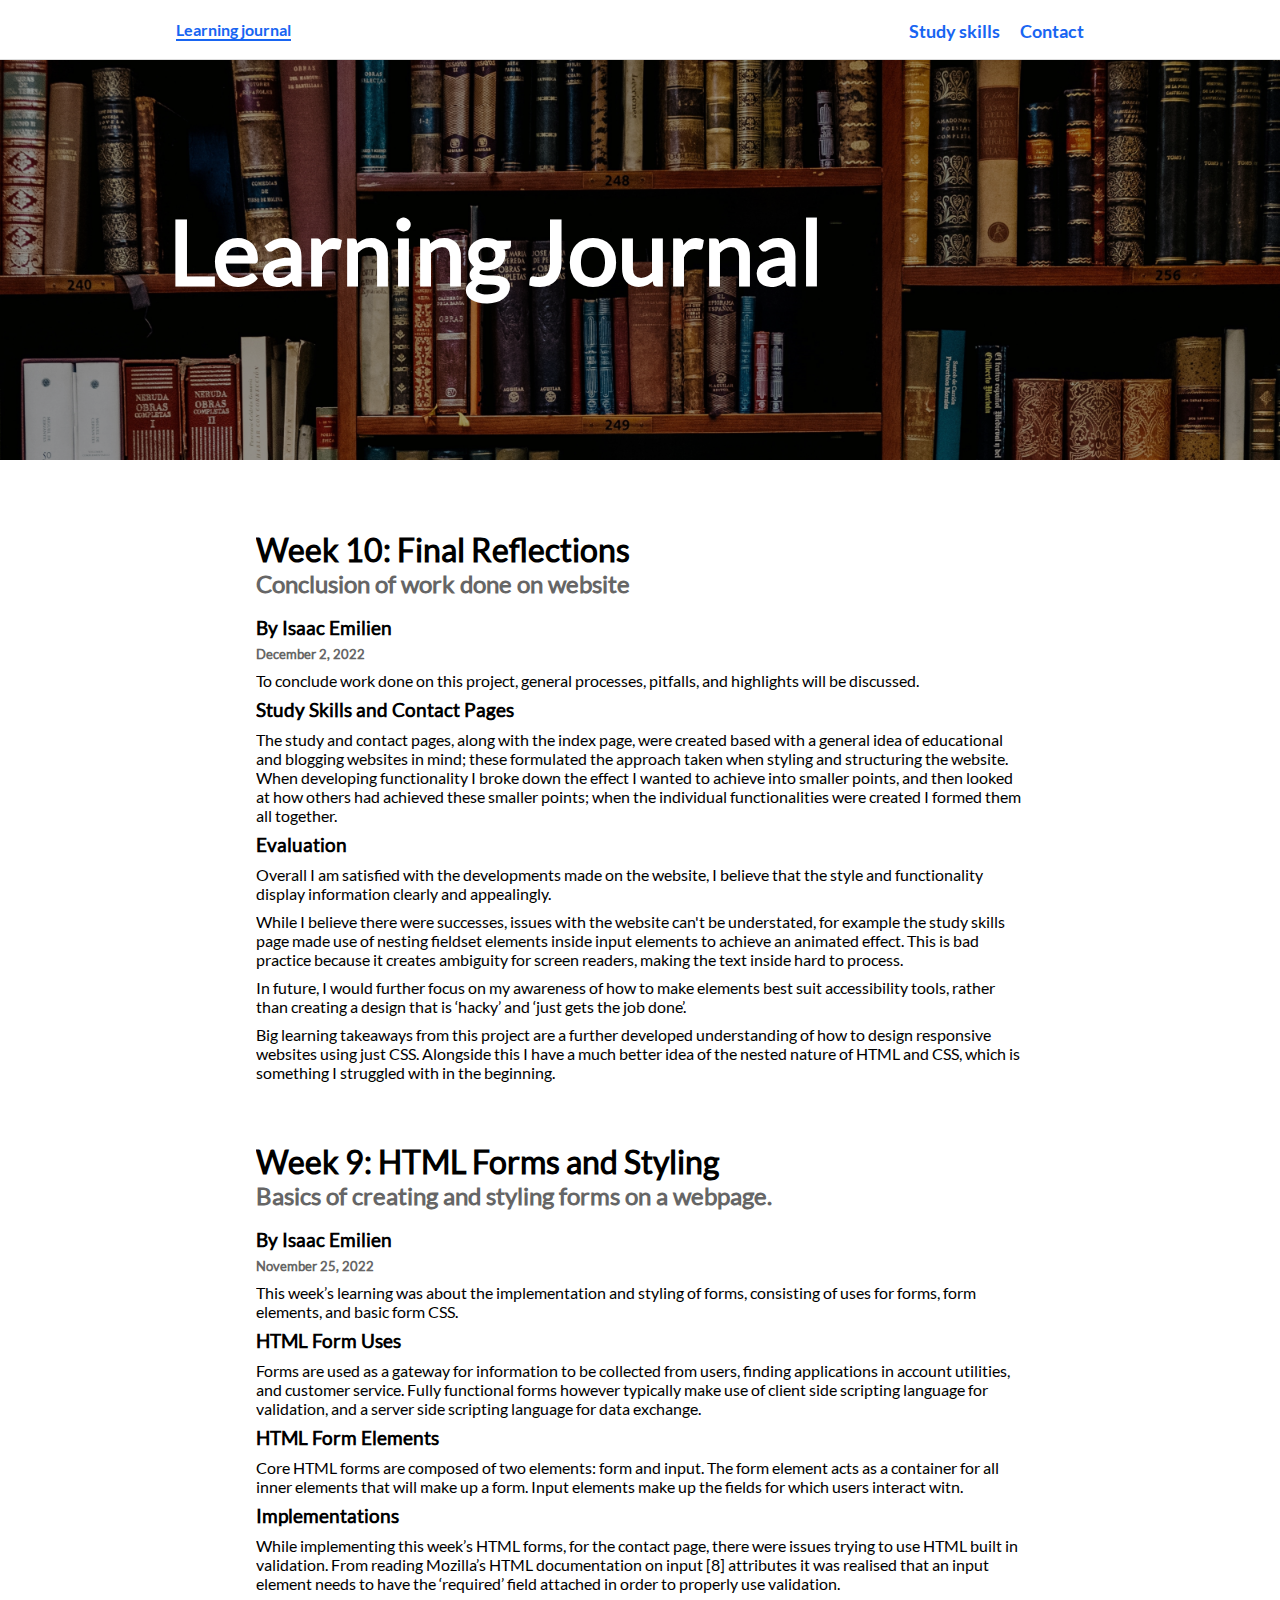
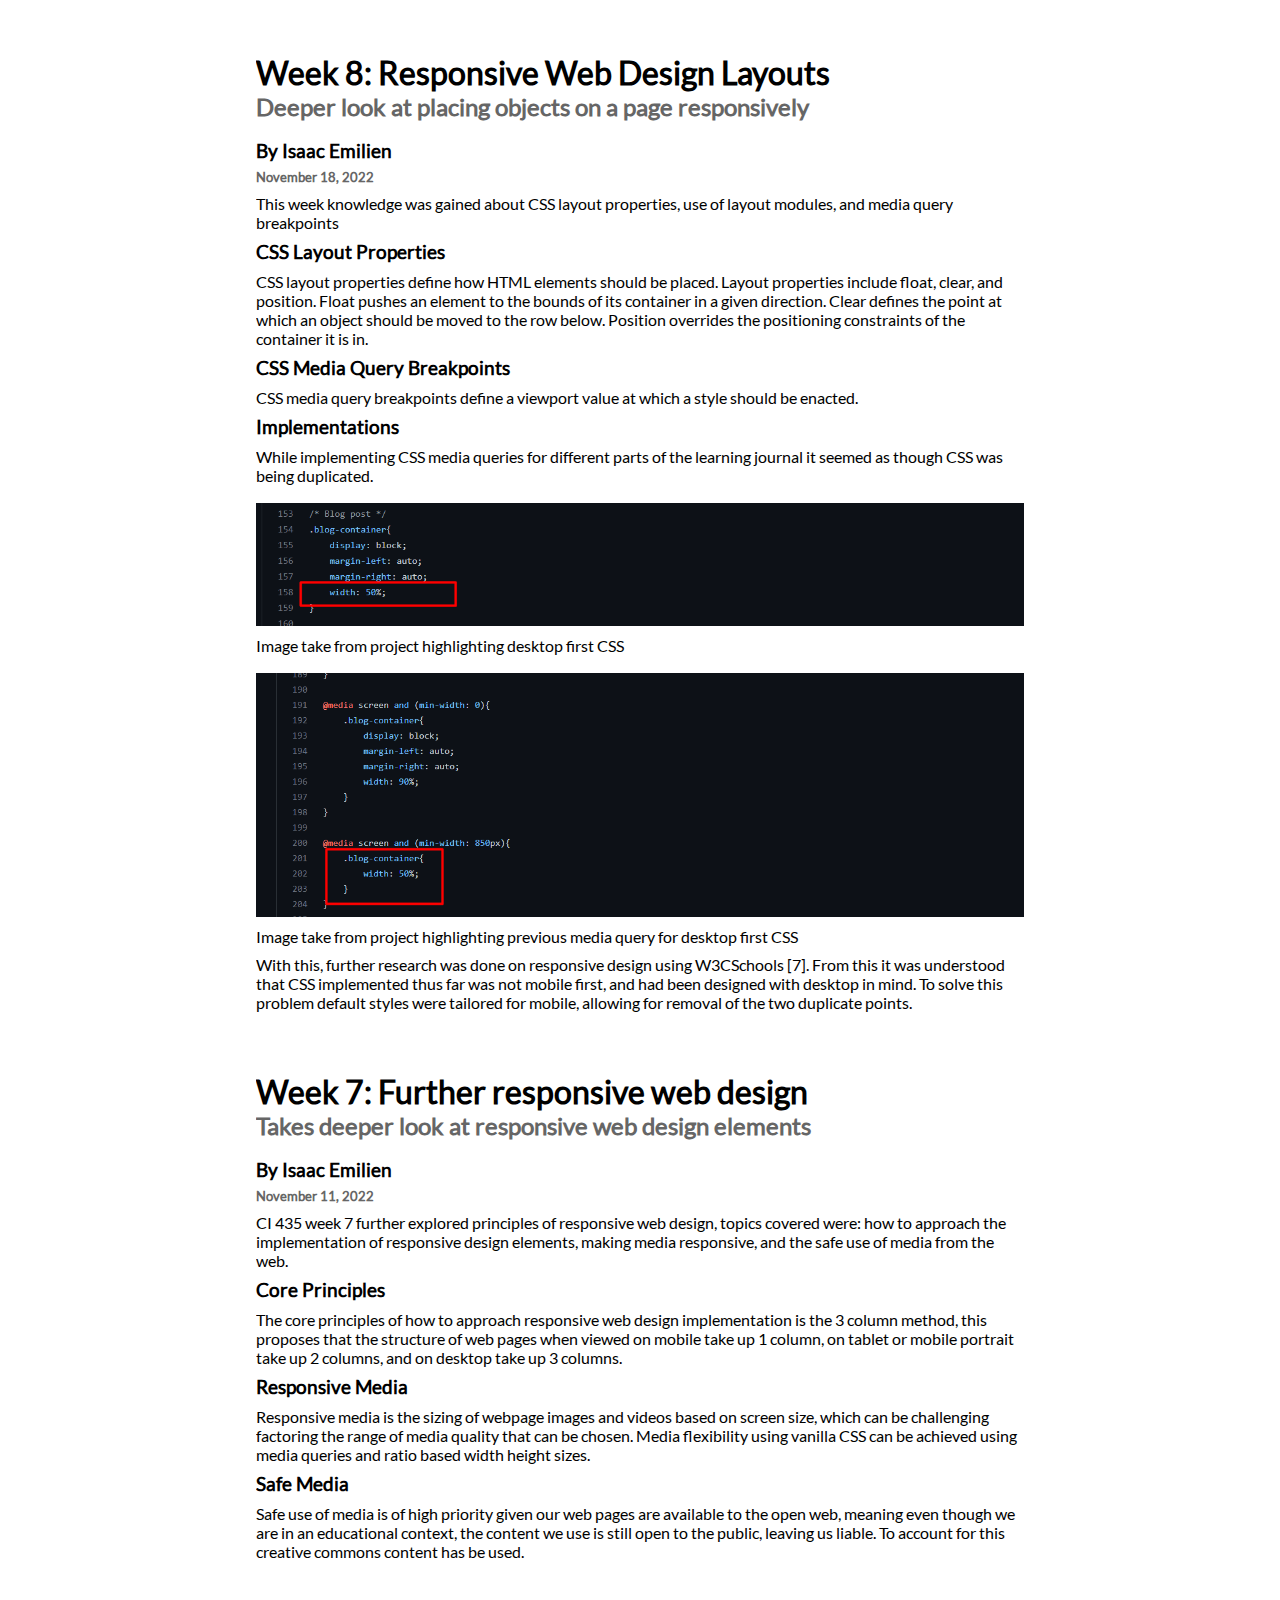
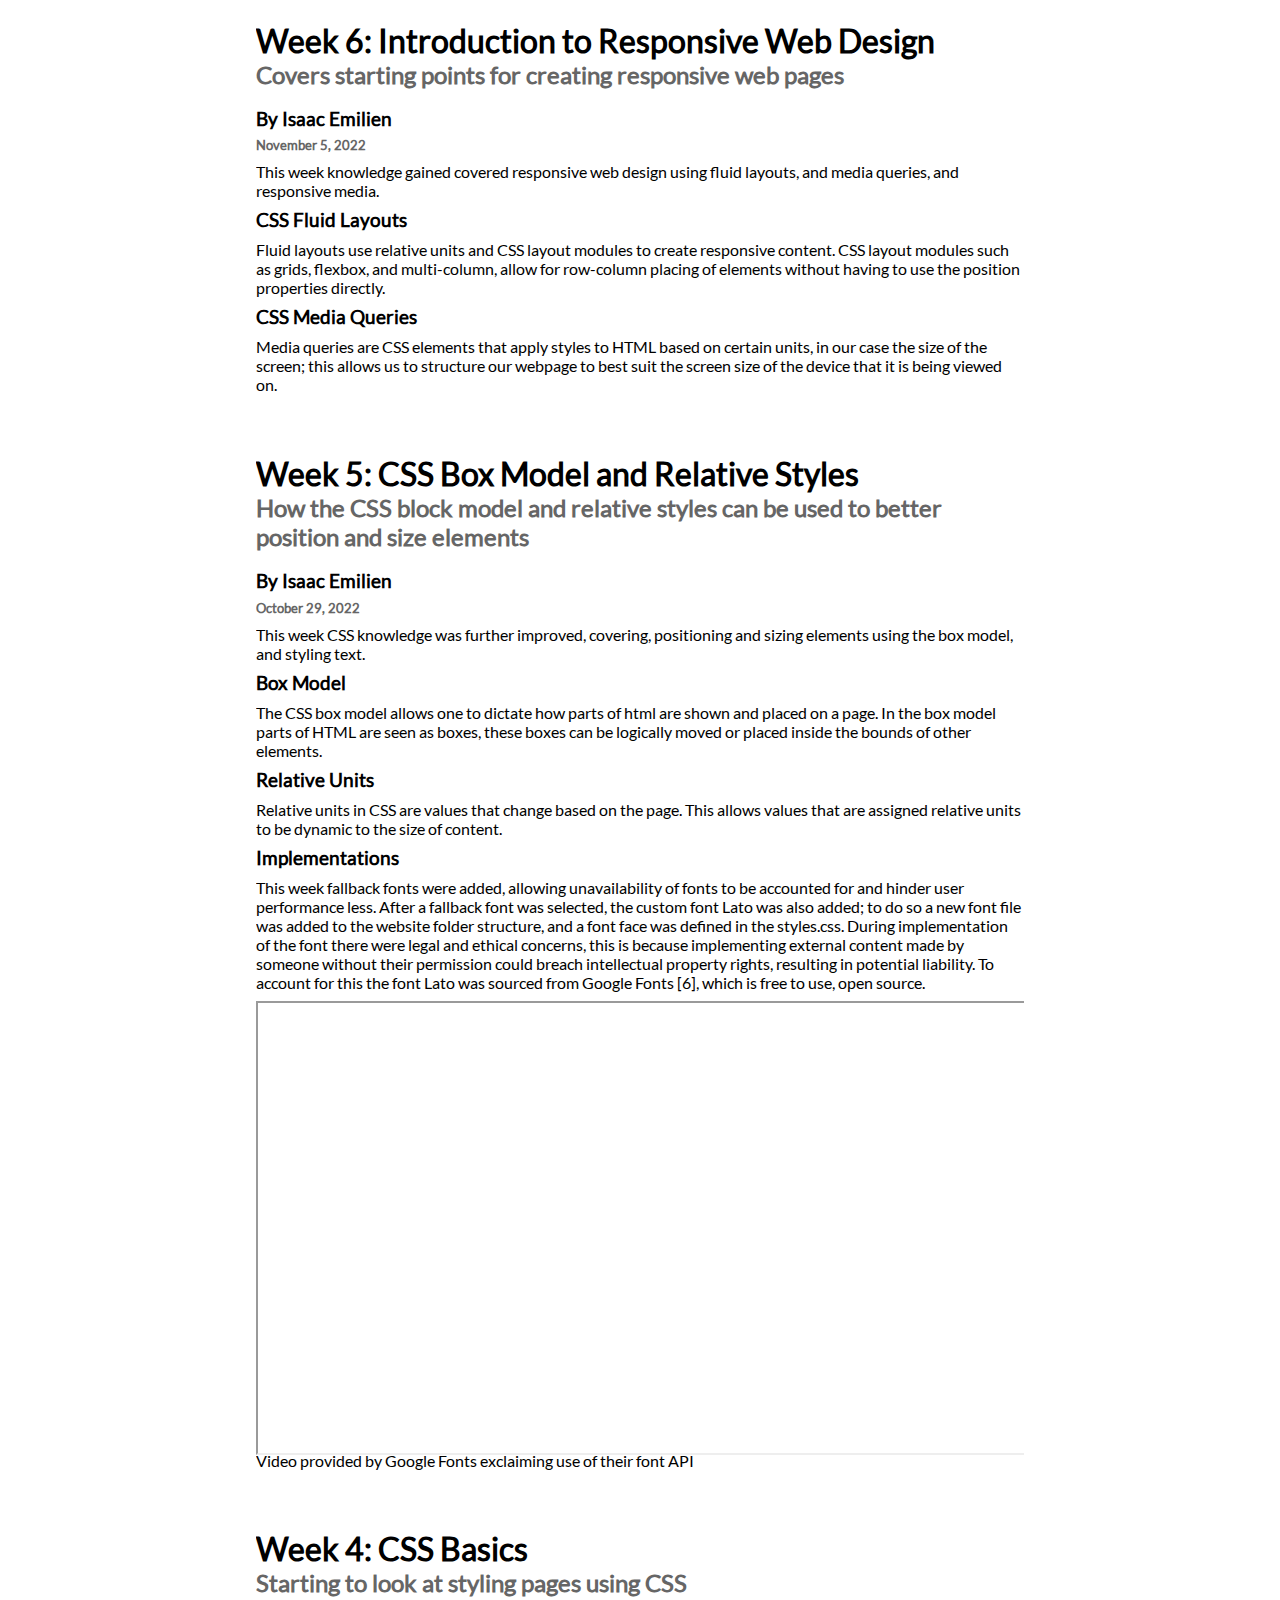
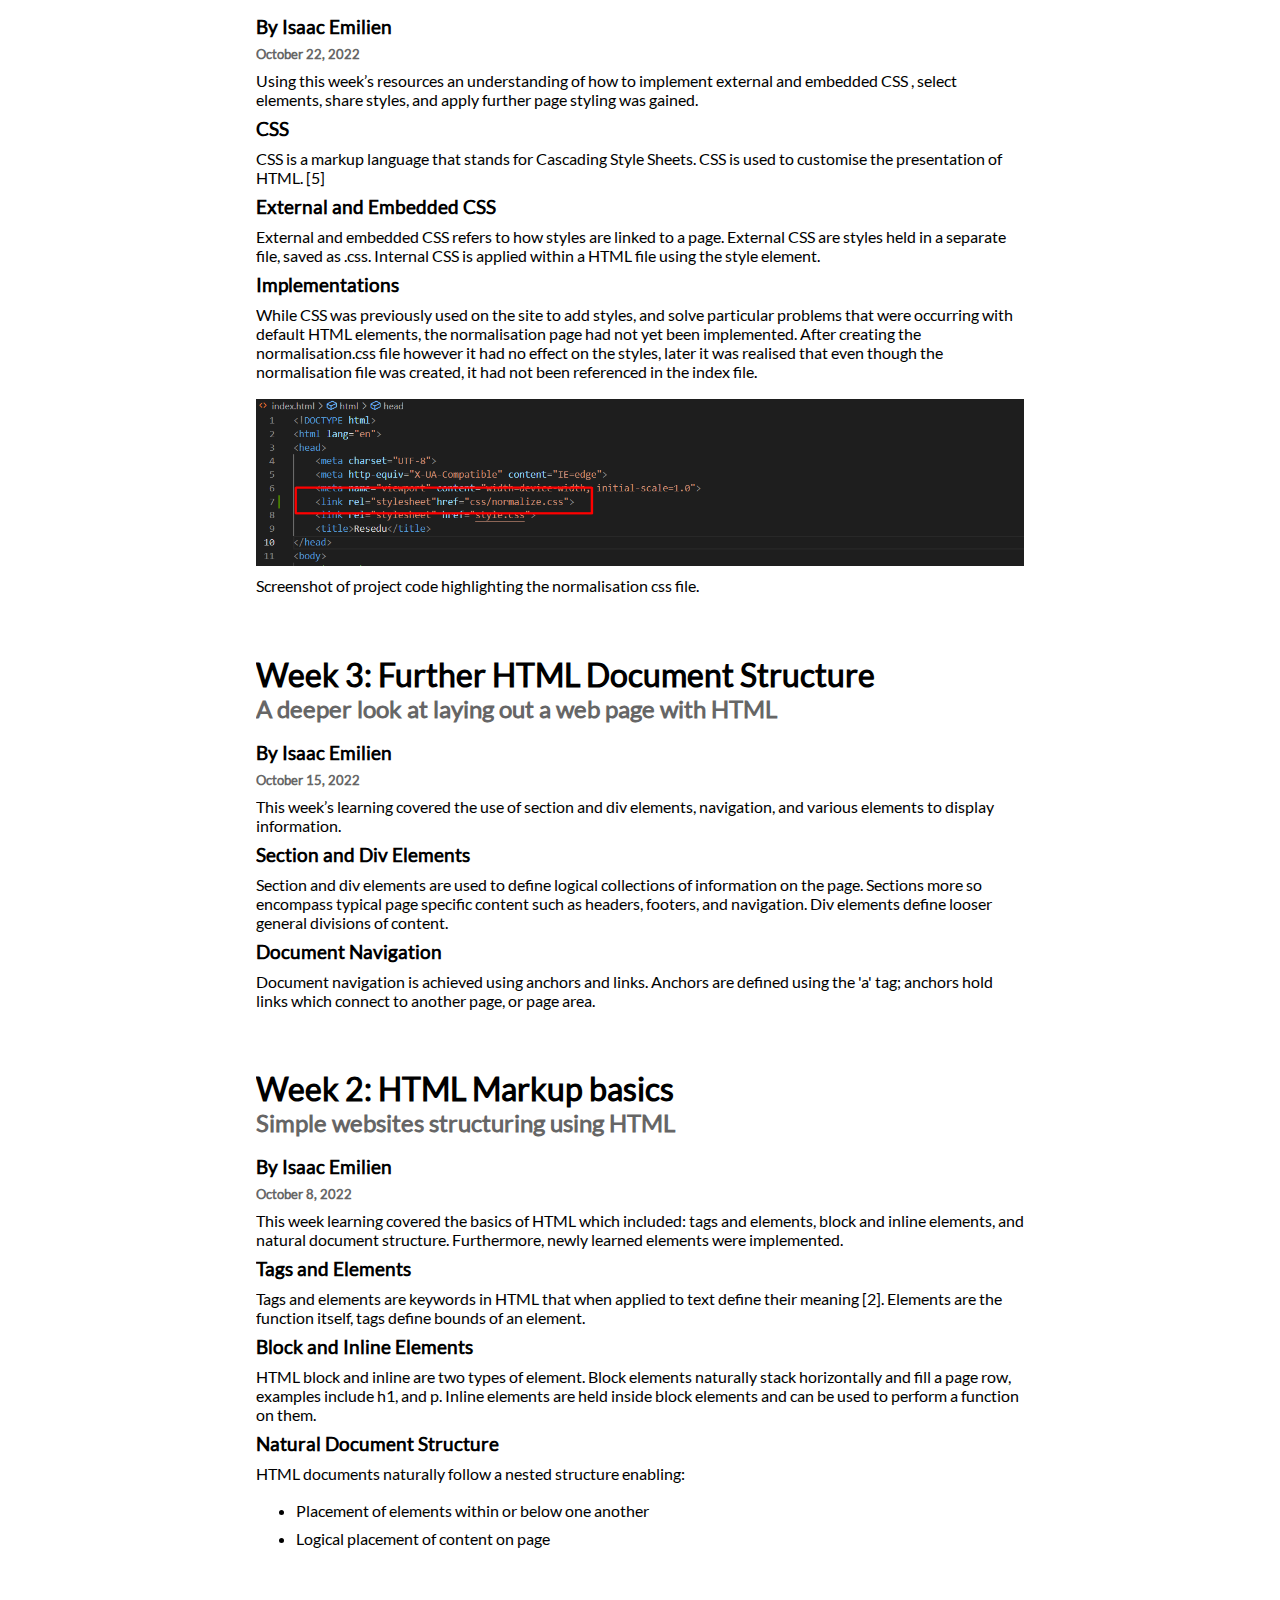
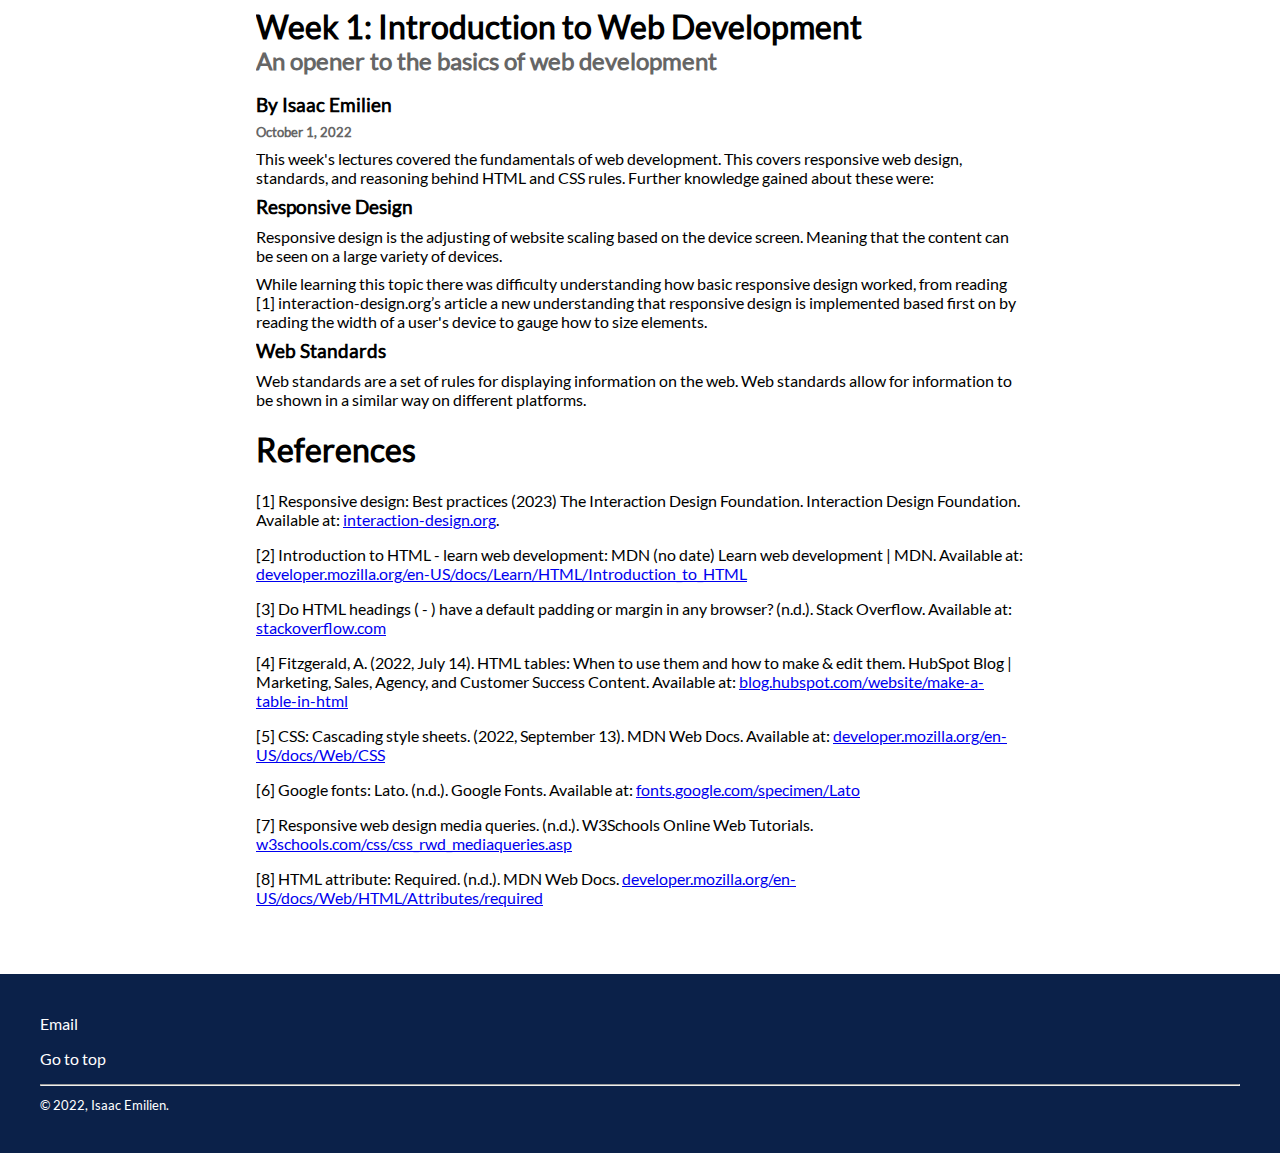
<file: index.html>
<!DOCTYPE html>
<html lang="en">
<head>
    <meta charset="UTF-8">
    <meta http-equiv="X-UA-Compatible" content="IE=edge">
    <meta name="viewport" content="width=device-width, initial-scale=1.0">
    <!-- <link rel="stylesheet"href="normalize.css"> -->
    <link rel="stylesheet" href="css/style.css">
    <title>Resedu</title>
</head>
<body>
    <!-- Navbar -->
    <input type="checkbox" id="dropdown-burger" hidden>
    
    <nav class="top-nav">
        <ul class="horizontal">
            <li><a class="active-page" href="index.html">Learning journal</a></li>
            <li><label class="burger-menu" for="dropdown-burger"><span>☰</span></label></li>
            <li><a href="contact.html">Contact</a></li>
            <li><a href="study-skills.html">Study skills</a></li>
        </ul>

        <ul class="vertical">
            <li><a href="study-skills.html">Study skills</a></li>
            <li><a href="contact.html">Contact</a></li>
        </ul>
    </nav>

    <!-- Header-->
    <header>
        <h1>Learning Journal</h1>
        <img src="images/books-01.png" alt="">
    </header>


    <main>
        <!-- Blog-->

        <!-- Week 10 -->
        <article class="blog-container">
            <h1>Week 10: Final Reflections</h1>
            <h2>Conclusion of work done on website</h2>
            <h3>By Isaac Emilien</h3>
            <h5><time datetime="2022-12-02">December 2, 2022</time></h5>
            <div class="blog-content">
                <p>To conclude work done on this project, general processes, pitfalls, and highlights will be discussed.</p>
                <h3>Study Skills and Contact Pages</h3>
                <p>The study and contact pages, along with the index page, were created based with a general idea of educational and blogging websites in mind; these formulated the approach taken when styling and structuring the website. When developing functionality I broke down the effect I wanted to achieve into smaller points, and then looked at how others had achieved these smaller points; when the individual functionalities were created I formed them all together.</p>
                <h3>Evaluation</h3>
                <p>Overall I am satisfied with the developments made on the website, I believe that the style and functionality display information clearly and appealingly.</p>
                <p>While I believe there were successes, issues with the website can't be understated, for example the study skills page made use of nesting fieldset elements inside input elements to achieve an animated effect. This is bad practice because it creates ambiguity for screen readers, making the text inside hard to process. </p>
                <p>In future, I would further focus on my awareness of how to make elements best suit accessibility tools, rather than creating a design that is ‘hacky’ and ‘just gets the job done’.</p>
                <p>Big learning takeaways from this project are a further developed understanding of how to design responsive websites using just CSS. Alongside this I have a much better idea of the nested nature of HTML and CSS, which is something I struggled with in the beginning.</p>
            </div>  
        </article>

        <!-- Week 9 -->
        <article class="blog-container">
            <h1>Week 9: HTML Forms and Styling</h1>
            <h2>Basics of creating and styling forms on a webpage.</h2>
            <h3>By Isaac Emilien</h3>
            <h5><time datetime="2022-11-25">November 25, 2022</time></h5>
            <div class="blog-content">
                <p>This week’s learning was about the implementation and styling of forms, consisting of uses for forms, form elements, and basic form CSS.</p>
                <h3>HTML Form Uses</h3>
                <p>Forms are used as a gateway for information to be collected from users, finding applications in account utilities, and customer service. Fully functional forms however typically make use of client side scripting language for validation, and a server side scripting language for data exchange.</p>
                <h3>HTML Form Elements</h3>
                <p>Core HTML forms are composed of two elements: form and input. The form element acts as a container for all inner elements that will make up a form. Input elements make up the fields for which users interact witn.</p>
                <h3>Implementations</h3>
                <p>While implementing this week’s HTML forms, for the contact page, there were issues trying to use HTML built in validation. From reading Mozilla’s HTML documentation on input [8] attributes it was realised that an input element needs to have the ‘required’ field attached in order to properly use validation.</p>
            </div>  
        </article>

        <!-- Week 8 -->
        <article class="blog-container">
            <h1>Week 8: Responsive Web Design Layouts</h1>
            <h2>Deeper look at placing objects on a page responsively</h2>
            <h3>By Isaac Emilien</h3>
            <h5><time datetime="2022-11-18">November 18, 2022</time></h5>
            <div class="blog-content">
                <p>This week knowledge was gained about CSS layout properties, use of layout modules, and media query breakpoints</p>
                <h3>CSS Layout Properties</h3>
                <p>CSS layout properties define how HTML elements should be placed. Layout properties include float, clear, and position. Float pushes an element to the bounds of its container in a given direction. Clear defines the point at which an object should be moved to the row below. Position overrides the positioning constraints of the container it is in.</p>
                <h3>CSS Media Query Breakpoints</h3>
                <p>CSS media query breakpoints define a viewport value at which a style should be enacted.</p>
                <h3>Implementations</h3>
                <p>While implementing CSS media queries for different parts of the learning journal it seemed as though CSS was being duplicated.</p>
                <figure>
                    <img src="images/week-8-blog-css-01.png" alt="Week 8 css example images">
                    <figcaption>Image take from project highlighting desktop first CSS</figcaption>
                </figure>
                <figure>
                    <img src="images/week-8-blog-css-02.png" alt="Week 8 css example images">
                    <figcaption>Image take from project highlighting previous media query for desktop first CSS</figcaption>
                </figure>
                <p>With this, further research was done on responsive design using W3CSchools [7]. From this it was understood that CSS implemented thus far was not mobile first, and had been designed with desktop in mind. To solve this problem default styles were tailored for mobile, allowing for removal of the two duplicate points.</p>
            </div>  
        </article>

        <!-- Week 7 -->
        <article class="blog-container">
            <h1>Week 7: Further responsive web design</h1>
            <h2>Takes deeper look at responsive web design elements</h2>
            <h3>By Isaac Emilien</h3>
            <h5><time datetime="2022-11-11">November 11, 2022</time></h5>
            <div class="blog-content">
                <p>CI 435 week 7 further explored principles of responsive web design, topics covered were: how to approach the implementation of responsive design elements, making media responsive, and the safe use of media from the web.</p>
                <h3>Core Principles</h3>
                <p>The core principles of how to approach responsive web design implementation is the 3 column method, this proposes that the structure of web pages when viewed on mobile take up 1 column, on tablet or mobile portrait take up 2 columns, and on desktop take up 3 columns.</p>
                <h3>Responsive Media</h3>
                <p>Responsive media is the sizing of webpage images and videos based on screen size, which can be challenging factoring the range of media quality that can be chosen. Media flexibility using vanilla CSS can be achieved using media queries and ratio based width height sizes.</p>
                <h3>Safe Media</h3>
                <p>Safe use of media is of high priority given our web pages are available to the open web, meaning even though we are in an educational context, the content we use is still open to the public, leaving us liable. To account for this creative commons content has be used.</p>
            </div>  
        </article>
        
        <!-- Week 6 -->
        <article class="blog-container">
            <h1>Week 6: Introduction to Responsive Web Design</h1>
            <h2>Covers starting points for creating responsive web pages</h2>
            <h3>By Isaac Emilien</h3>
            <h5><time datetime="2022-11-05">November 5, 2022</time></h5>
            <div class="blog-content">
                <p>This week knowledge gained covered responsive web design using fluid layouts, and media queries, and responsive media.</p>
                <h3>CSS Fluid Layouts</h3>
                <p>Fluid layouts use relative units and CSS layout modules to create responsive content. CSS layout modules such as grids, flexbox, and multi-column, allow for row-column placing of elements without having to use the position properties directly.</p>
                <h3>CSS Media Queries</h3>
                <p>Media queries are CSS elements that apply styles to HTML based on certain units, in our case the size of the screen; this allows us to structure our webpage to best suit the screen size of the device that it is being viewed on.</p>
            </div>  
        </article>

        <!-- Week 5 -->
        <article class="blog-container">
            <h1>Week 5: CSS Box Model and Relative Styles</h1>
            <h2>How the CSS block model and relative styles can be used to better position and size elements</h2>
            <h3>By Isaac Emilien</h3>
            <h5><time datetime="2022-10-29">October 29, 2022</time></h5>
            <div class="blog-content">
                <p>This week CSS knowledge was further improved, covering, positioning and sizing elements using the box model, and styling text.</p>
                <h3>Box Model</h3>
                <p>The CSS box model allows one to dictate how parts of html are shown and placed on a page. In the box model parts of HTML are seen as boxes, these boxes can be logically moved or placed inside the bounds of other elements.</p>
                <h3>Relative Units</h3>
                <p>Relative units in CSS are values that change based on the page. This allows values that are assigned relative units to be dynamic to the size of content.</p>
                <h3>Implementations</h3>
                <p>This week fallback fonts were added, allowing unavailability of fonts to be accounted for and hinder user performance less. After a fallback font was selected, the custom font Lato was also added; to do so a new font file was added to the website folder structure, and a font face was defined in the styles.css. During implementation of the font there were legal and ethical concerns, this is because implementing external content made by someone without their permission could breach intellectual property rights, resulting in potential liability. To account for this the font Lato was sourced from Google Fonts [6], which is free to use, open source.</p>
                <figure>
                    <div class="flexible-video-container">
                        <iframe width="861" height="538" src="https://www.youtube.com/embed/jNsCyPvVeEk" title="Adding web fonts to your site with Google Fonts" allow="accelerometer; autoplay; clipboard-write; encrypted-media; gyroscope; picture-in-picture; web-share" allowfullscreen></iframe>                    
                    </div>
                    <figcaption>Video provided by Google Fonts exclaiming use of their font API</figcaption>
                </figure>

            </div>  
        </article>

        <!-- Week 4 -->
        <article class="blog-container">
            <h1>Week 4: CSS Basics</h1>
            <h2>Starting to look at styling pages using CSS</h2>
            <h3>By Isaac Emilien</h3>
            <h5><time datetime="2022-10-22">October 22, 2022</time></h5>
            <div class="blog-content">
                <p>Using this week’s resources an understanding of how to implement external and embedded CSS , select elements, share styles, and apply further page styling was gained.</p>
                <h3>CSS</h3>
                <p>CSS is a markup language that stands for Cascading Style Sheets. CSS is used to customise the presentation of HTML. [5]</p>
                <h3>External and Embedded CSS</h3>
                <p>External and embedded CSS refers to how styles are linked to a page. External CSS are styles held in a separate file, saved as .css. Internal CSS is applied within a HTML file using the style element.</p>
                <h3>Implementations</h3>
                <p>While CSS was previously used on the site to add styles, and solve particular problems that were occurring with default HTML elements, the normalisation page had not yet been implemented. After creating the normalisation.css file however it had no effect on the styles, later it was realised that even though the normalisation file was created, it had not been referenced in the index file.</p>
                
                <figure>
                    <img src="images/week-4-normalisation-reference.png" alt="Week 4 image placeholder">
                    <figcaption>Screenshot of project code highlighting the normalisation css file.</figcaption>
                </figure>
            </div>  
        </article>

        <!-- Week 3 -->
        <article class="blog-container">
            <h1>Week 3: Further HTML Document Structure</h1>
            <h2>A deeper look at laying out a web page with HTML</h2>
            <h3>By Isaac Emilien</h3>
            <h5><time datetime="2022-10-15">October 15, 2022</time></h5>
            <div class="blog-content">
                <p>This week’s learning covered the use of section and div elements, navigation, and various elements to display information.</p>
                <h3>Section and Div Elements</h3>
                <p>Section and div elements are used to define logical collections of information on the page. Sections more so encompass typical page specific content such as headers, footers, and navigation. Div elements define looser general divisions of content.</p>
                <h3>Document Navigation</h3>
                <p>Document navigation is achieved using anchors and links. Anchors are defined using the 'a' tag; anchors hold links which connect to another page, or page area.</p>
            </div>  
        </article>
        
        <!-- Week 2 -->
        <article class="blog-container">
            <h1>Week 2: HTML Markup basics</h1>
            <h2>Simple websites structuring using HTML</h2>
            <h3>By Isaac Emilien</h3>
            <h5><time datetime="2022-10-08">October 8, 2022</time></h5>
            <div class="blog-content">
                <p>This week learning covered the basics of HTML which included: tags and elements, block and inline elements, and natural document structure. Furthermore, newly learned elements were implemented.</p>
                <h3>Tags and Elements</h3>
                <p>Tags and elements are keywords in HTML that when applied to text define their meaning [2].  Elements are the function itself,  tags define bounds of an element.</p>
                <h3>Block and Inline Elements</h3>
                <p>HTML block and inline are two types of element. Block elements naturally stack horizontally and fill a page row, examples include h1, and p. Inline elements are held inside block elements and can be used to perform a function on them.</p>
                <h3>Natural Document Structure</h3>
                <p>HTML documents naturally follow a nested structure enabling:</p>
                <ul>
                    <li>Placement of elements within or below one another</li>
                    <li>Logical placement of content on page</li>
                </ul>
            </div>  
        </article>

        <!-- Week 1 -->
        <article class="blog-container">
            <h1>Week 1: Introduction to Web Development</h1>
            <h2>An opener to the basics of web development</h2>
            <h3>By Isaac Emilien</h3>
            <h5><time datetime="2022-10-01">October 1, 2022</time></h5>
            <div class="blog-content">
                <p>This week's lectures covered the fundamentals of web development. This covers responsive web design, standards, and reasoning behind HTML and CSS rules. Further knowledge gained about these were:</p>
                <h3>Responsive Design</h3>
                <p>Responsive design is the adjusting of website scaling based on the device screen. Meaning that the content can be seen on a large variety of devices.</p>
                <p>While learning this topic there was difficulty understanding how basic responsive design worked, from reading [1] interaction-design.org’s article a new understanding  that responsive design is implemented based first on by reading the width of  a user's device to gauge how to size elements.</p>
                <h3>Web Standards</h3>
                <p>Web standards are a set of rules for displaying information on the web. Web standards allow for information to be shown in a similar way on different platforms.</p>
            </div>  
        </article>

        <!-- References -->
        <section class="reference-container">
            <h1>References</h1>
            <p>[1]  Responsive design: Best practices (2023) The Interaction Design Foundation. Interaction Design Foundation. Available at: <a href="https://www.interaction-design.org/literature/article/responsive-design-let-the-device-do-the-work#:~:text=Responsive%20designs%20respond%20to%20changes,to%20fit%20the%20browser%20window">interaction-design.org</a>.</p>
            <p>[2]	Introduction to HTML - learn web development: MDN (no date) Learn web development | MDN. Available at: <a href="https://developer.mozilla.org/en-US/docs/Learn/HTML/Introduction_to_HTML#elements_%e2%80%94_the_basic_building_blocks">developer.mozilla.org/en-US/docs/Learn/HTML/Introduction_to_HTML</a></p>
            <p>[3]  Do HTML headings ( - ) have a default padding or margin in any browser? (n.d.). Stack Overflow. Available at: <a href="https://stackoverflow.com/questions/69995126/do-html-headings-h1-h6-have-a-default-padding-or-margin-in-any-browser/69995285#69995285">stackoverflow.com</a></p>
            <p>[4]  Fitzgerald, A. (2022, July 14). HTML tables: When to use them and how to make & edit them. HubSpot Blog | Marketing, Sales, Agency, and Customer Success Content. Available at: <a href="https://blog.hubspot.com/website/make-a-table-in-html">blog.hubspot.com/website/make-a-table-in-html</a></p>
            <p>[5]	CSS: Cascading style sheets. (2022, September 13). MDN Web Docs. Available at: <a href="https://developer.mozilla.org/en-US/docs/Web/CSS">developer.mozilla.org/en-US/docs/Web/CSS</a></p>
            <p>[6]	Google fonts: Lato. (n.d.). Google Fonts. Available at: <a href="https://fonts.google.com/specimen/Lato">fonts.google.com/specimen/Lato</a></p>
            <p>[7]  Responsive web design media queries. (n.d.). W3Schools Online Web Tutorials. <a href="https://www.w3schools.com/css/css_rwd_mediaqueries.asp">w3schools.com/css/css_rwd_mediaqueries.asp</a></p>
            <p>[8]	HTML attribute: Required. (n.d.). MDN Web Docs. <a href="https://developer.mozilla.org/en-US/docs/Web/HTML/Attributes/required">developer.mozilla.org/en-US/docs/Web/HTML/Attributes/required</a></p>
        </section>
    </main>
    <footer>
        <a href="mailto:i.emilien1@uni.brighton.ac.uk">Email</a>
	    <p><a href="#">Go to top</a></p>
        <hr>
		<small>&copy; 2022, Isaac Emilien.</small>
    </footer>
</body>
</html>
</file>
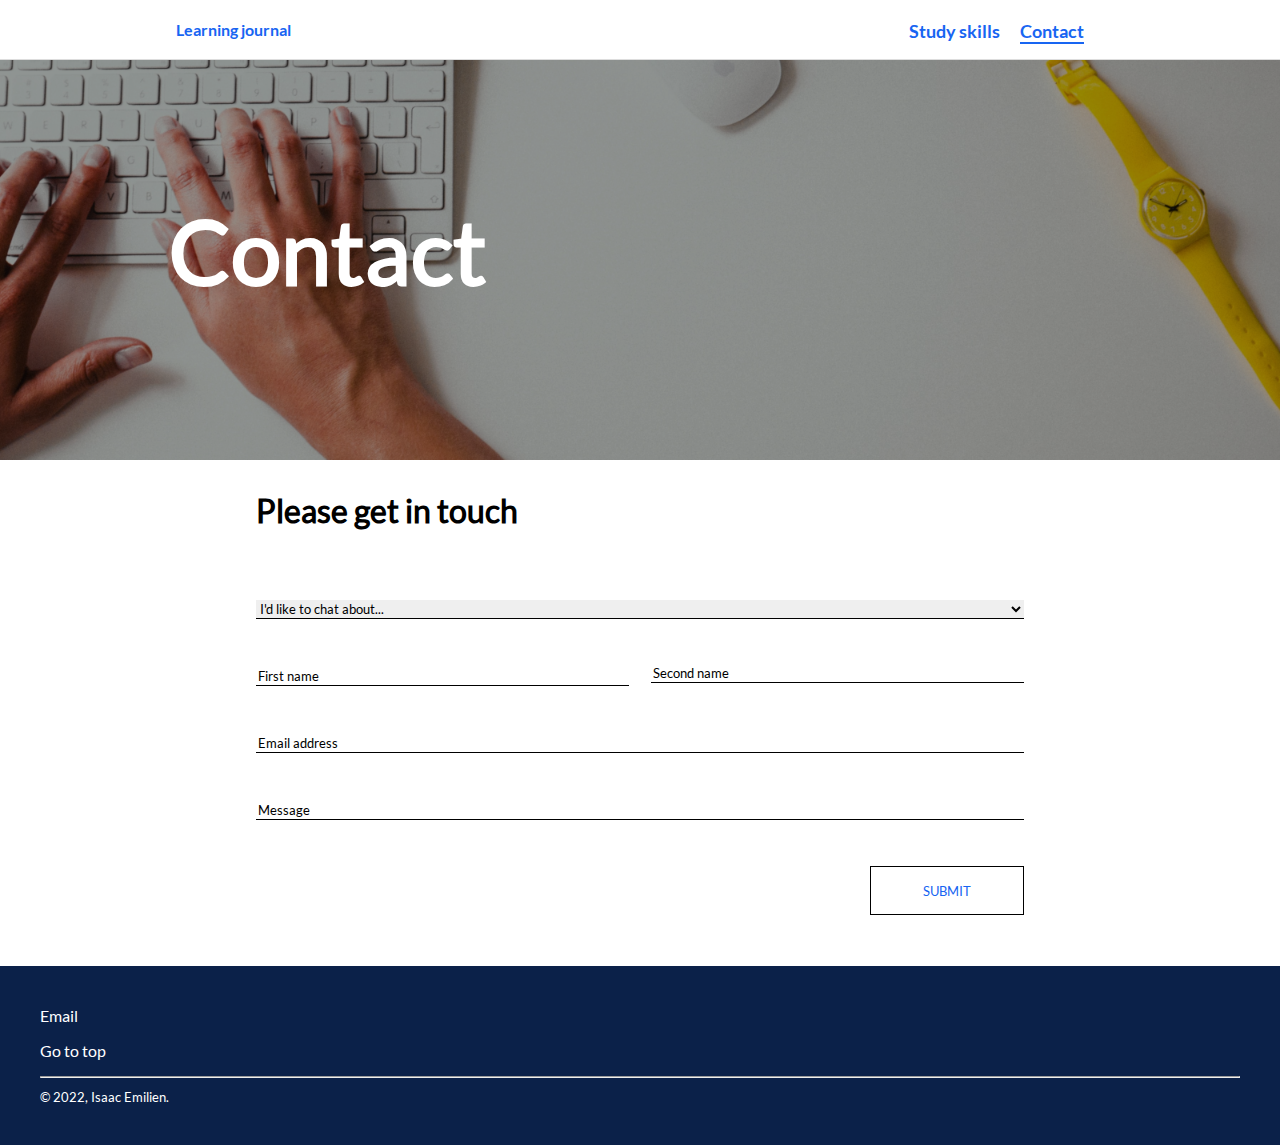
<file: contact.html>
<!DOCTYPE html>
<html lang="en">
<head>
    <meta charset="UTF-8">
    <meta http-equiv="X-UA-Compatible" content="IE=edge">
    <meta name="viewport" content="width=device-width, initial-scale=1.0">
    <link rel="stylesheet" href="css/style.css">
    <title>Resedu</title>
</head>
<body>
    <!-- Navbar -->
    <input type="checkbox" id="dropdown-burger" hidden>
    
    <nav class="top-nav">
        <ul class="horizontal">
            <li><a href="index.html">Learning journal</a></li>
            <li><label class="burger-menu" for="dropdown-burger"><span>☰</span></label></li>
            <li><a class="active-page" href="contact.html">Contact</a></li>
            <li><a href="study-skills.html">Study skills</a></li>
        </ul>

        <ul class="vertical">
            <li><a href="study-skills.html">Study skills</a></li>
            <li><a class="active-page" href="contact.html">Contact</a></li>
        </ul>
    </nav>

    <!-- Header-->
    <header>
        <h1>Contact</h1>
        <img src="images/contact-01.png" alt="" class="head-image">
    </header>

    <main class="contact-container">
        <h1>Please get in touch</h1>
        
        <form method="get" >

            <div>
                <select name="contact-topics" id="contact-topics">
                    <option value="" selected disabled hidden>I'd like to chat about...</option>
                    <option value="general-inquiry">General inquiry</option>
                    <option value="cup-enquiry">All the empty cups on my desk</option>
                </select>
            </div>

            <div class="name-container">
                <input type="text" name="name" id="first-name" placeholder="First name" required>
                <input type="text" name="name" id="second-name" placeholder="Second name" required>
            </div>

            <div>
                <input type="email" name="email" id="email" placeholder="Email address" required>
            </div>

            <div>
                <input type="text" name="message" id="message" placeholder="Message" required>
            </div>
            
            <div>
                <input type="submit" value="SUBMIT" id="contact-submit">
            </div>

          </form>          
    </main>
        
    <footer>
        <a href="mailto:i.emilien1@uni.brighton.ac.uk">Email</a>
	    <p><a href="#">Go to top</a></p>
        <hr>
		<small>&copy; 2022, Isaac Emilien.</small>
    </footer>
</body>
</html>
</file>
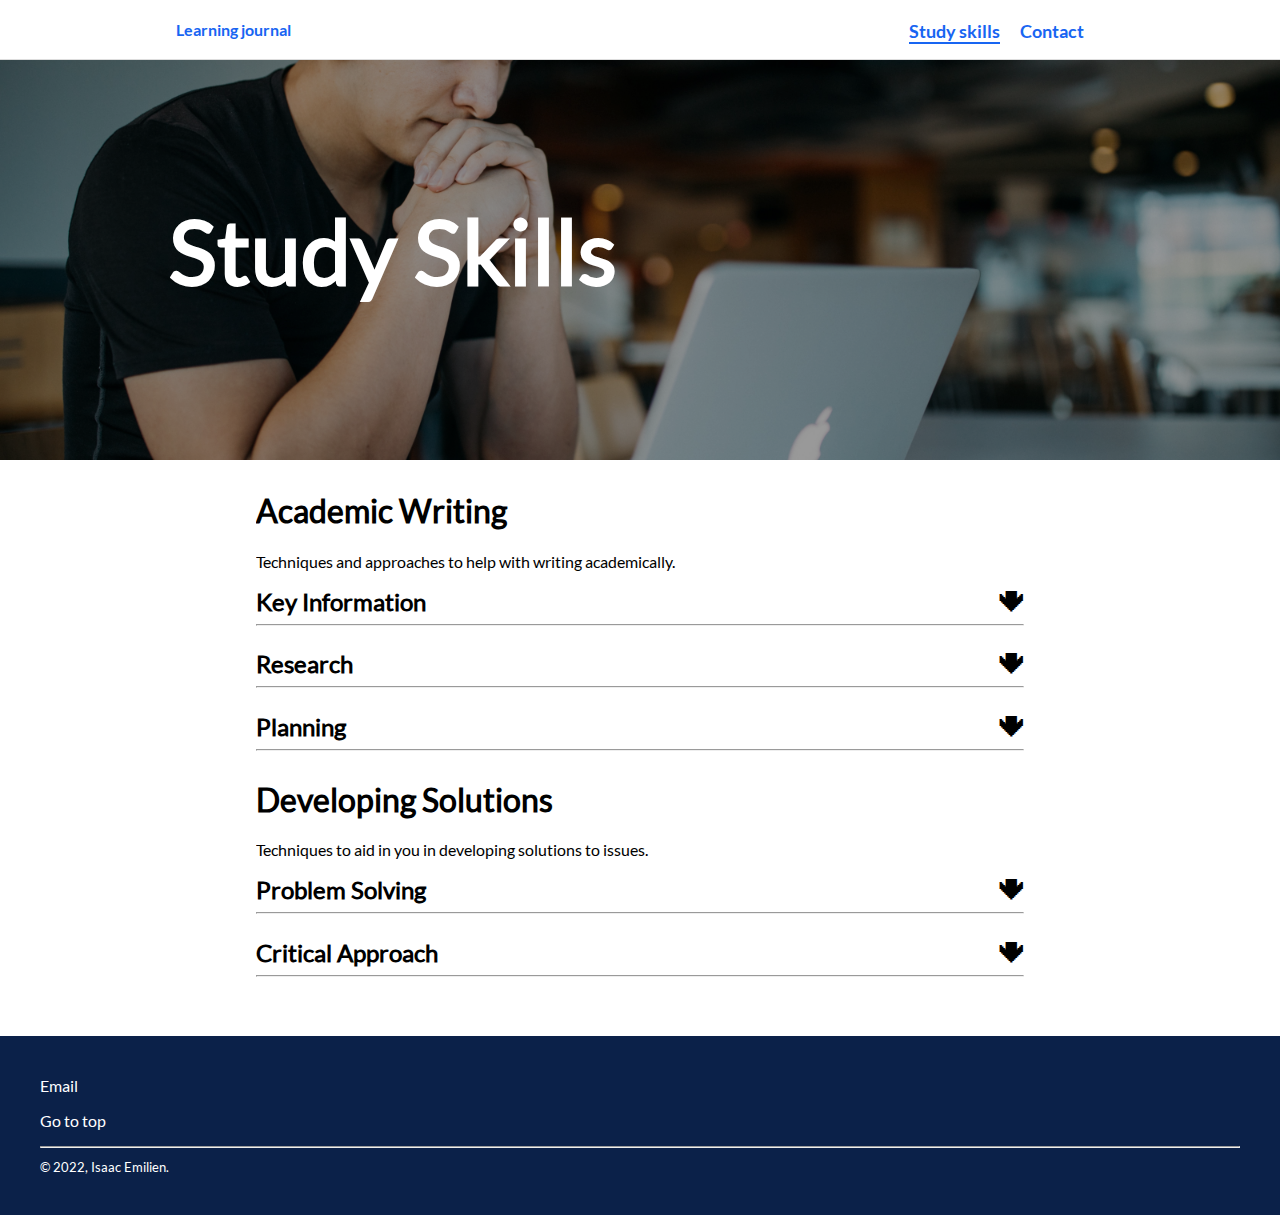
<file: study-skills.html>
<!DOCTYPE html>
<html lang="en">
<head>
    <meta charset="UTF-8">
    <meta http-equiv="X-UA-Compatible" content="IE=edge">
    <meta name="viewport" content="width=device-width, initial-scale=1.0">
    <link rel="stylesheet" href="css/style.css">
    <title>Resedu</title>
</head>
<body>
    <!-- Navbar -->
    <input type="checkbox" id="dropdown-burger" hidden>
    
    <nav class="top-nav">
        <ul class="horizontal">
            <li><a href="index.html">Learning journal</a></li>
            <li><label class="burger-menu" for="dropdown-burger"><span>☰</span></label></li>
            <li><a href="contact.html">Contact</a></li>
            <li><a class="active-page" href="study-skills.html">Study skills</a></li>
        </ul>

        <ul class="vertical">
            <li><a class="active-page"  href="study-skills.html">Study skills</a></li>
            <li><a href="contact.html">Contact</a></li>
        </ul>
    </nav>

    <!-- Header-->
    <header>
        <h1>Study Skills</h1>
        <img src="images/study-01.png" alt="" class="head-image">
    </header>

    <main class="study-container">
        <h1>Academic Writing</h1>
        <p>Techniques and approaches to help with writing academically.</p>

        <div class="dropdown-block">
            <input type="checkbox" id="dropdown-key-information" hidden>
            <label for="dropdown-key-information">
                <fieldset><h2>Key Information</h2> <h2>🢃</h2> <hr></fieldset>
            </label>
            <article>
                <P>
                    Key information are important points that are relevant to the topic you will discuss in academic writing.
                    
                    Important points for gathering key information are reading through:
                    <ul>
                        <li>Learning objectives</li>
                        <li>Criteria</li>
                        <li>Topic questions</li>
                        <li>Task words</li>
                    </ul>
                </P>

            </article>
        </div>
        <div class="dropdown-block">
            <input type="checkbox" id="dropdown-research" hidden>

            <label for="dropdown-research">
                <fieldset><h2>Research</h2> <h2>🢃</h2> <hr></fieldset>
            </label>
            <article>
                <P>
                    Research is an important step in most academic writing to collect relevant information.  When researching one should develop queries based on previously outlined questions. The questions should make sure your points are truthful, follow through to substantial information, and they should draw clear links between different areas in the topic. Questions words can be used to help develop questions, these include  'Who? What? When? Where? Why? and How?'.
                </P>

            </article>
        </div>
        <div class="dropdown-block">
            <input type="checkbox" id="dropdown-planning" hidden>
            <label for="dropdown-planning">
                <fieldset><h2>Planning</h2> <h2>🢃</h2> <hr></fieldset>
            </label>
            <article>
                <P>
                    From key points and research previously gathered one can formulate a plan to guide you through your writing. 
                    
                    General way of creating a plan for piece of writing is to:
                    <ul>
                        <li>Mark out core elements that you want to highlight before creating points</li>
                        <li>Conclude the arguments that you want to go over</li>
                        <li>Formulate structure for main points</li>
                        <li>Understand how you are going to connect points made</li>
                    </ul>
                </P>

            </article>
        </div>
        
        <h1>Developing Solutions </h1>
        <p>Techniques to aid in you in developing solutions to issues.</p>
        <div class="dropdown-block">
            <input type="checkbox" id="dropdown-problem-solving" hidden>
            <label for="dropdown-problem-solving">
                <fieldset><h2>Problem Solving</h2> <h2>🢃</h2> <hr></fieldset>
            </label>
            <article>
                <P>
                    While studying many problems occur, one may have to tackle these without the help of others, problem solving skills give you a honed toolbelt to approach these problems. 
                    
                    Common problem solving strategies include:
                    <ul>
                        <li>Outline related information</li>
                        <li>Experimenting with different solutions</li>
                        <li>Sorting out existing knowledge</li>
                        <li>Break problems down into smaller pieces</li>
                    </ul>
                </P>

            </article>
        </div>
        <div class="dropdown-block">
            <input type="checkbox" id="dropdown-critical-approach" hidden>

            <label for="dropdown-critical-approach">
                <fieldset><h2>Critical Approach</h2> <h2>🢃</h2> <hr></fieldset>
            </label>
            <article>
                <P>
                    Critically approaching information is to draw conclusions, outline connections, and build your own ideas about topics you come across                
                    
                    Approaches one should take to critically evaluating information are:
                    <ul>
                        <li>Ask questions as you read</li>
                        <li>Search of parts that are related</li>
                        <li>Check quality of information source</li>
                        <li>Make apparent gaps and bias in information</li>
                    </ul>
                </P>

            </article>
        </div>
    </main>

    
    <footer>
        <a href="mailto:i.emilien1@uni.brighton.ac.uk">Email</a>
	    <p><a href="#">Go to top</a></p>
        <hr>
		<small>&copy; 2022, Isaac Emilien.</small>
    </footer>



</body>
</html>
</file>
<file: css/style.css>
/* Font properties */
@font-face {
    font-family: lato-regular;
    src: url(../fonts/Lato-Regular.ttf);
}
@font-face {
    font-family: lato-bold;
    src: url(../fonts/Lato-Bold.ttf);
}

/* Custom properties */
:root {
    --top-nav-text-color: #1865f2;
}

body{
    /* Removes default white space surrounding page */
    padding: 0;
    margin: 0;

    /* Set default fonts */
    font-family: lato-regular, Helvetica, sans-serif;    
}

main{
    display: block;
    margin-left: auto;
    margin-right: auto;
    width: 90%;
    overflow: hidden;
    margin-bottom: 4%;
}

@media screen and (min-width: 850px){
    main{
        width: 60%;
    }
}

/* Media */
.flexible-image, img{
    float: left;
    width:100%;
    height: auto;
    object-fit: cover;
    padding-bottom: 10px;
}
.flexible-video-container {
    position: relative;
    padding-bottom: 56.25%; /* 16:9 */
    padding-top: 25px;
    height: 0;
}
.flexible-video-container iframe {
    position: absolute;
    top: 0;
    left: 0;
    width: 100%;
    height: 100%;
}

/* Navbar */
nav.top-nav ul{
    /* Remove bullet points */
    list-style-type: none;

    padding: 0;
    margin: 0;

    font-family: lato-bold, Helvetica, sans-serif;

    border-bottom: 1px solid #dddddd;
}

nav.top-nav ul.vertical{
    display: none;
}

nav.top-nav ul.vertical li{
    padding: 10px 10px 10px 15px;
    border-bottom: 1px solid #dddddd;
}

nav.top-nav ul.horizontal{
    padding-bottom: 10px;
    padding-top: 10px;
    padding-left: 5px;
    padding-right: 0;
}

nav.top-nav ul.horizontal li{
    padding: 10px 10px 10px 10px;
    display: inline-block;

}
nav.top-nav ul.horizontal li:not(:first-child){
    display: inline;
    float: right;
    font-size: 18px;
}

nav.top-nav ul.horizontal li:not(:first-child) a{
    display: none;
}

nav.top-nav a{
    color: var(--top-nav-text-color);
    text-decoration: none;
}

nav.top-nav a:hover{
    border-bottom: 2px solid var(--top-nav-text-color);
}

.active-page{
    border-bottom: 2px solid var(--top-nav-text-color);
}

.burger-menu{   
    font-weight: bold;

    -webkit-user-select: none;  
    -moz-user-select: none;    
    -ms-user-select: none;      
    user-select: none;

    color: var(--top-nav-text-color);
}

input:checked ~ nav.top-nav ul.vertical{
    display: block;
}
input:checked ~ nav.top-nav ul li label span{
    display: none;
}
input:checked ~ nav.top-nav ul li label.burger-menu::after{
    content: "✕";
}

@media screen and (min-width: 750px) {
    nav.top-nav ul.horizontal{
        padding-left: 1%;
        padding-right: 0%;
    }

    nav.top-nav ul.horizontal li:not(:first-child) a{
        display: block;
    }

    .burger-menu{
        display: none;
    }

    nav.top-nav ul.vertical{
        display: none;
    }

    input:checked ~ nav.top-nav ul.vertical{
        display: none;
    }
    input:checked ~ nav.top-nav ul li label span{
        display: block;
    }
}

@media screen and (min-width: 1200px) {
    nav.top-nav ul.horizontal{
        padding-left: 13%;
        padding-right: 13%;
    }
}
/* Head */
header h1{
    text-align: center;
    padding-left: 4.5%;
    padding-top: 4.5%;
    position: absolute;
    color: white;
    z-index: 10;
    font-size: 9vw;
}
header img{
    filter: brightness(60%)
}

@media screen and (min-width: 850px) {
    header h1{
        padding-top: 6%;

        padding-left: 13.2%;
        font-size: 7vw;
    }
}

/* Blog post */
.blog-container{
    padding-top: 5%;
}

.blog-container h1:first-of-type{
    margin-bottom: 0;
}

.blog-container h2:first-of-type{
    margin-top: 0;
    color: #666666;
    margin-bottom: 0;
}

.blog-container h3:first-of-type{
    margin-bottom: 0;
}

.blog-container h5:first-of-type{
    margin-top: 2mm;
    color: #666666;
    margin-bottom: 0;
}

.blog-content *{
    margin: 0;
    padding-top: 9px;
}

.reference-container a:visited {
    color: #0000EE;
}

/* Study skills */
.study-container{
}

.dropdown-block{
    margin-top: 2%;
}

.dropdown-block fieldset{
    border: none;
    padding: 0;
    margin: 0;
}

.dropdown-block h2{
    display: inline-block;
    margin: 0;
}

.dropdown-block h2:nth-child(2){
    display: inline;
    float: right;
}

.dropdown-block article{
    height: 0;
    overflow: hidden;
    transition: 1s;
}

input:checked ~ article{
    height: 200px;
}

.dropdown-block label h2:nth-child(2){
    transition: transform .4s;
}

input:checked ~ label h2:nth-child(2){
    transform: rotate(0.5turn);
}

/* Contact */
.contact-container{
}

.contact-container div, #contact-submit{
    padding-top: 6%;
}
.contact-container div input{
    width: 100%;
    border: none;
    outline: none;
    border-bottom: black solid 1px;
    font-family: lato-regular;
}

div.name-container input{
    /* width: 48%; */
}

div.name-container input:nth-child(2){
    display: block;
    padding-top: 6%;

}


#contact-topics{
    width: 100%;
    border: none;
    outline: none;
    border-bottom: black solid 1px;
    font-family: lato-regular;
}

#contact-submit{
    padding: 2%;
    width: 100%;
    text-align: center;
    color: var(--top-nav-text-color);
    background-color: white;
    border: 1px solid black;
    /* overflow: hidden;         */

}

#contact-submit:hover{
    border: 1px solid var(--top-nav-text-color);
}

.contact-container div input::placeholder{
    color: black;
}


@media screen and (min-width: 850px){
    div.name-container input {
        width: 48%;

    }

    div.name-container input:nth-child(2){
        float: right;
        padding-top: 0%;
    }

    #contact-submit{
        width: 20%;
        float: right;
    }
}

/* Footer */
footer{
    padding: 40px;

    background-color: #0B2149;
    color: white;
}

footer a:link, a:visited{
    color: white;
    text-decoration: none;
}

footer a:hover{
    text-decoration: underline;
}
</file>
